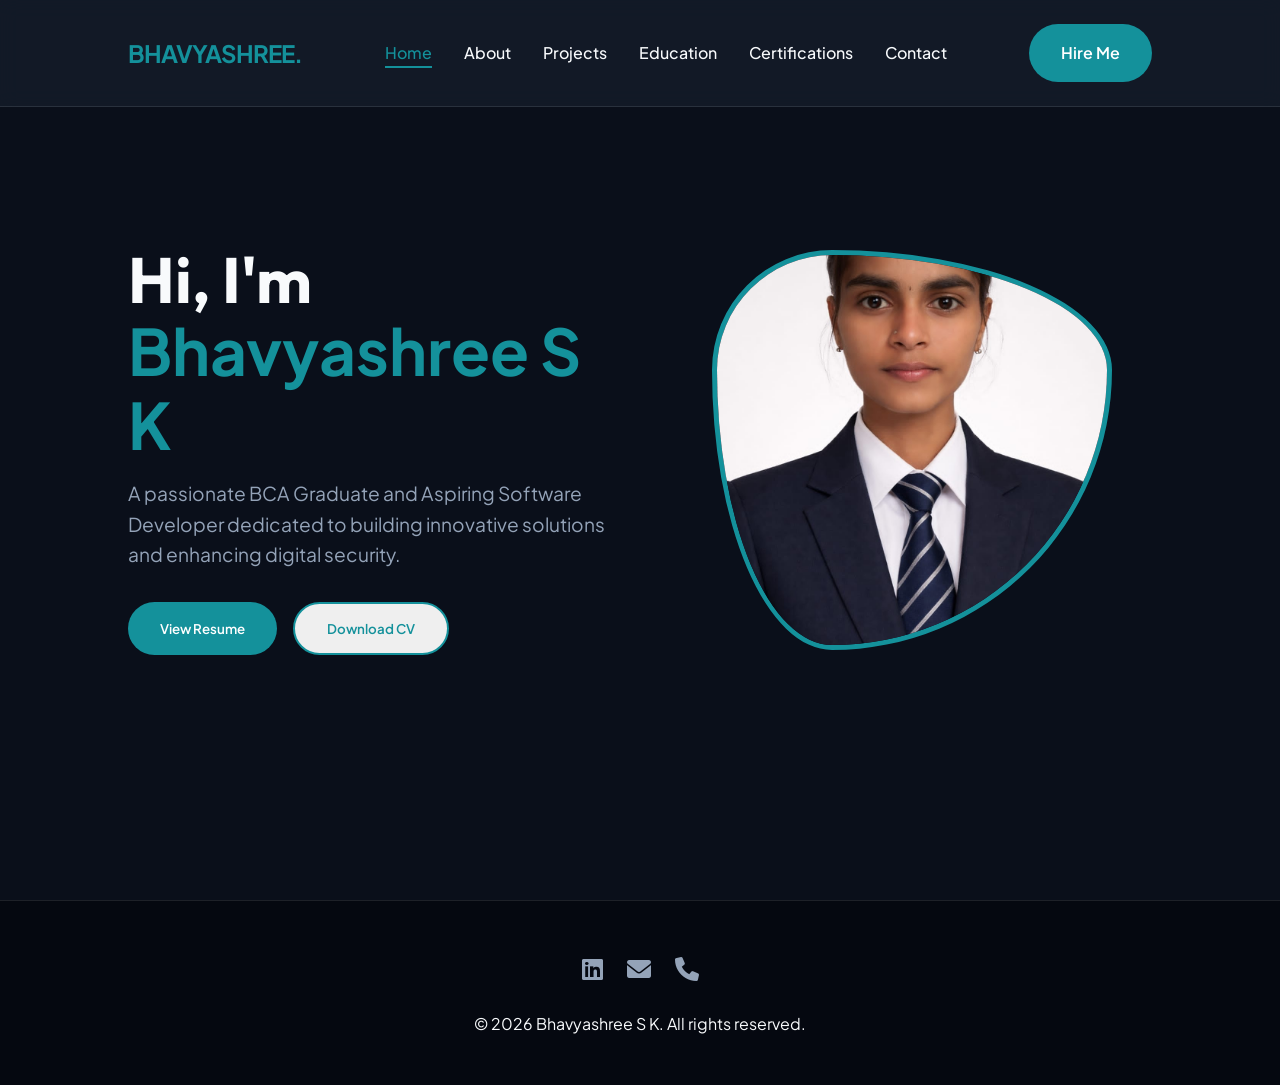
<file: index.html>
<!DOCTYPE html>
<html lang="en">
<head>
    <meta charset="UTF-8">
    <meta name="viewport" content="width=device-width, initial-scale=1.0">
    <title>Bhavyashree S K | Portfolio</title>
    <link rel="stylesheet" href="style.css">
    <link rel="stylesheet" href="https://cdnjs.cloudflare.com/ajax/libs/font-awesome/6.0.0/css/all.min.css">
</head>
<body>
    <nav>
        <a href="index.html" class="logo">BHAVYASHREE<span>.</span></a>
        <ul class="nav-links">
            <li><a href="index.html">Home</a></li>
            <li><a href="about.html">About</a></li>
            <li><a href="projects.html">Projects</a></li>
            <li><a href="education.html">Education</a></li>
            <li><a href="certifications.html">Certifications</a></li>
            <li><a href="contact.html">Contact</a></li>
        </ul>
        <a href="mailto:bhavyabhavya8105@gmail.com" class="btn btn-primary">Hire Me</a>
    </nav>

    <header class="hero">
        <div class="hero-content">
            <h1>Hi, I'm <span>Bhavyashree S K</span></h1>
            <p>A passionate BCA Graduate and Aspiring Software Developer dedicated to building innovative solutions and enhancing digital security.</p>
            <div class="btn-group">
                <button id="viewResume" class="btn btn-primary">View Resume</button>
                <button id="downloadResume" class="btn btn-outline">Download CV</button>
            </div>
        </div>
        <div class="hero-image">
            <div class="profile-img-container">
                <img src="bhavya.image.jpeg" alt="Bhavyashree S K">
            </div>
        </div>
    </header>

    <footer>
        <div class="social-links">
            <a href="https://linkedin.com/in/bhavyabhavya" target="_blank"><i class="fab fa-linkedin"></i></a>
            <a href="mailto:bhavyabhavya8105@gmail.com"><i class="fas fa-envelope"></i></a>
            <a href="tel:8105246106"><i class="fas fa-phone"></i></a>
        </div>
        <p>&copy; 2026 Bhavyashree S K. All rights reserved.</p>
    </footer>

    <script src="main.js"></script>
</body>
</html>
</file>
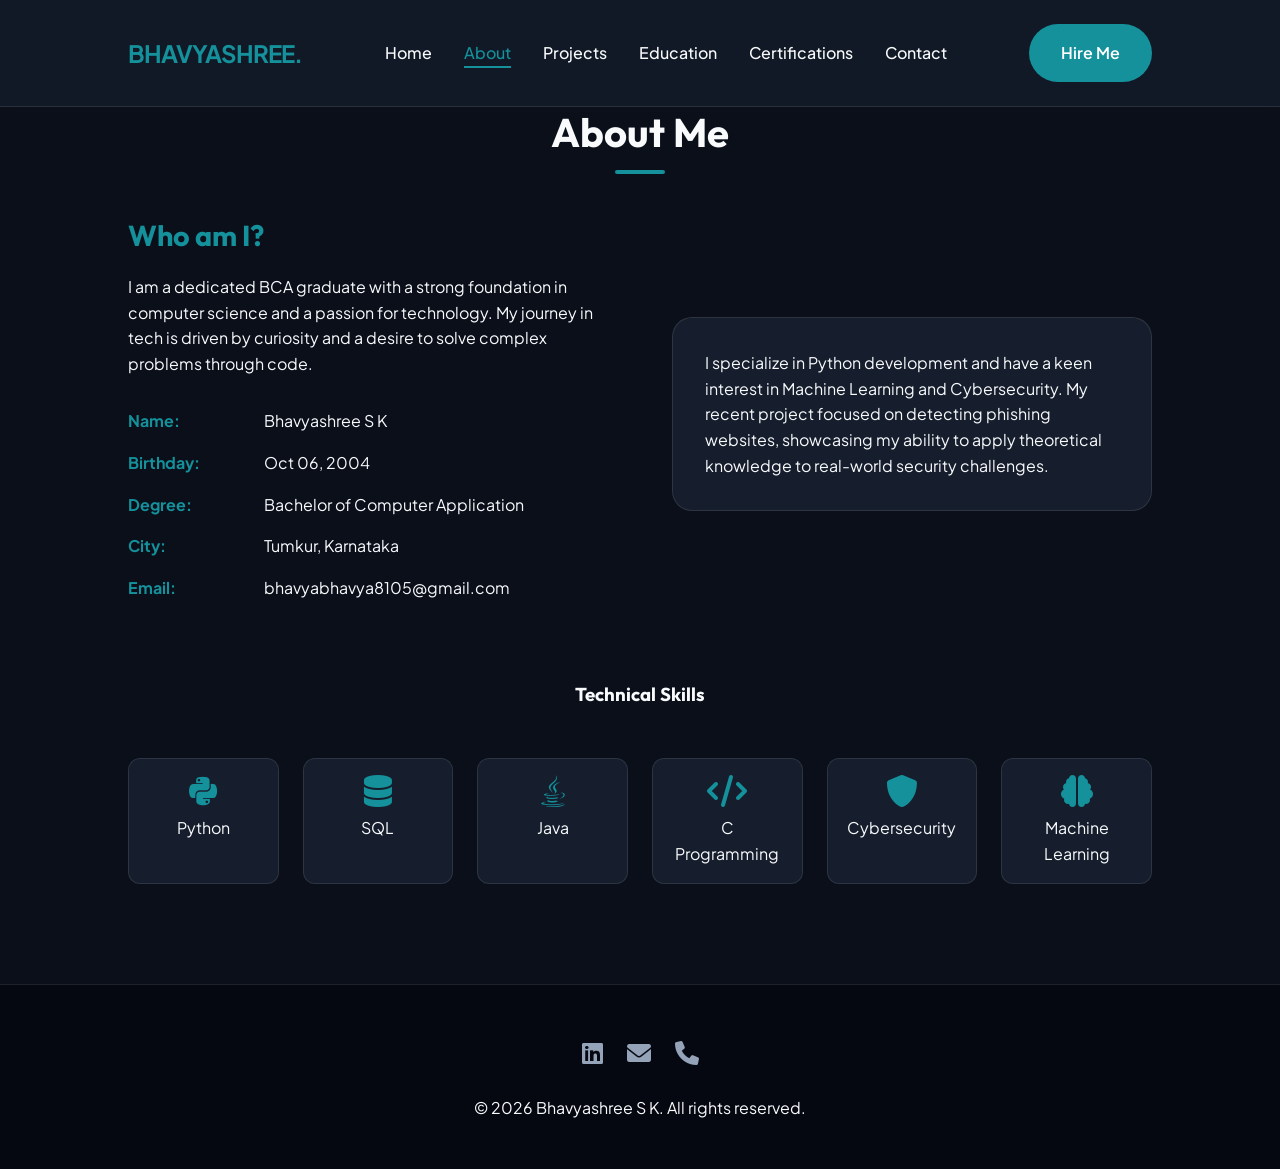
<file: about.html>
<!DOCTYPE html>
<html lang="en">
<head>
    <meta charset="UTF-8">
    <meta name="viewport" content="width=device-width, initial-scale=1.0">
    <title>About Me | Bhavyashree S K</title>
    <link rel="stylesheet" href="style.css">
    <link rel="stylesheet" href="https://cdnjs.cloudflare.com/ajax/libs/font-awesome/6.0.0/css/all.min.css">
    <style>
        .about-grid {
            display: grid;
            grid-template-columns: 1fr 1fr;
            gap: 4rem;
            align-items: center;
        }
        .about-info h3 {
            color: var(--primary);
            margin-bottom: 1rem;
            font-size: 1.8rem;
        }
        .details-list {
            list-style: none;
            margin-top: 2rem;
        }
        .details-list li {
            margin-bottom: 1rem;
            display: flex;
            gap: 1rem;
        }
        .details-list b {
            color: var(--primary);
            min-width: 120px;
        }
        .skills-grid {
            display: grid;
            grid-template-columns: repeat(auto-fit, minmax(150px, 1fr));
            gap: 1.5rem;
            margin-top: 3rem;
        }
        .skill-tag {
            background: var(--bg-card);
            padding: 1rem;
            border-radius: 12px;
            text-align: center;
            border: 1px solid var(--border);
            transition: var(--transition);
        }
        .skill-tag:hover {
            border-color: var(--primary);
            transform: translateY(-5px);
        }
        .skill-tag i {
            font-size: 2rem;
            color: var(--primary);
            margin-bottom: 0.5rem;
            display: block;
        }
    </style>
</head>
<body>
    <nav>
        <a href="index.html" class="logo">BHAVYASHREE<span>.</span></a>
        <ul class="nav-links">
            <li><a href="index.html">Home</a></li>
            <li><a href="about.html">About</a></li>
            <li><a href="projects.html">Projects</a></li>
            <li><a href="education.html">Education</a></li>
            <li><a href="certifications.html">Certifications</a></li>
            <li><a href="contact.html">Contact</a></li>
        </ul>
        <a href="mailto:bhavyabhavya8105@gmail.com" class="btn btn-primary">Hire Me</a>
    </nav>

    <section class="about">
        <h2 class="section-title">About Me</h2>
        <div class="about-grid">
            <div class="about-info">
                <h3>Who am I?</h3>
                <p>I am a dedicated BCA graduate with a strong foundation in computer science and a passion for technology. My journey in tech is driven by curiosity and a desire to solve complex problems through code.</p>
                <ul class="details-list">
                    <li><b>Name:</b> Bhavyashree S K</li>
                    <li><b>Birthday:</b> Oct 06, 2004</li>
                    <li><b>Degree:</b> Bachelor of Computer Application</li>
                    <li><b>City:</b> Tumkur, Karnataka</li>
                    <li><b>Email:</b> bhavyabhavya8105@gmail.com</li>
                </ul>
            </div>
            <div class="about-stats">
                <div class="card">
                    <p>I specialize in Python development and have a keen interest in Machine Learning and Cybersecurity. My recent project focused on detecting phishing websites, showcasing my ability to apply theoretical knowledge to real-world security challenges.</p>
                </div>
            </div>
        </div>

        <h3 style="margin-top: 4rem; text-align: center;">Technical Skills</h3>
        <div class="skills-grid">
            <div class="skill-tag">
                <i class="fab fa-python"></i>
                <span>Python</span>
            </div>
            <div class="skill-tag">
                <i class="fas fa-database"></i>
                <span>SQL</span>
            </div>
            <div class="skill-tag">
                <i class="fab fa-java"></i>
                <span>Java</span>
            </div>
            <div class="skill-tag">
                <i class="fas fa-code"></i>
                <span>C Programming</span>
            </div>
            <div class="skill-tag">
                <i class="fas fa-shield-alt"></i>
                <span>Cybersecurity</span>
            </div>
            <div class="skill-tag">
                <i class="fas fa-brain"></i>
                <span>Machine Learning</span>
            </div>
        </div>
    </section>

    <footer>
        <div class="social-links">
            <a href="https://linkedin.com/in/bhavyabhavya" target="_blank"><i class="fab fa-linkedin"></i></a>
            <a href="mailto:bhavyabhavya8105@gmail.com"><i class="fas fa-envelope"></i></a>
            <a href="tel:8105246106"><i class="fas fa-phone"></i></a>
        </div>
        <p>&copy; 2026 Bhavyashree S K. All rights reserved.</p>
    </footer>

    <script src="main.js"></script>
</body>
</html>
</file>
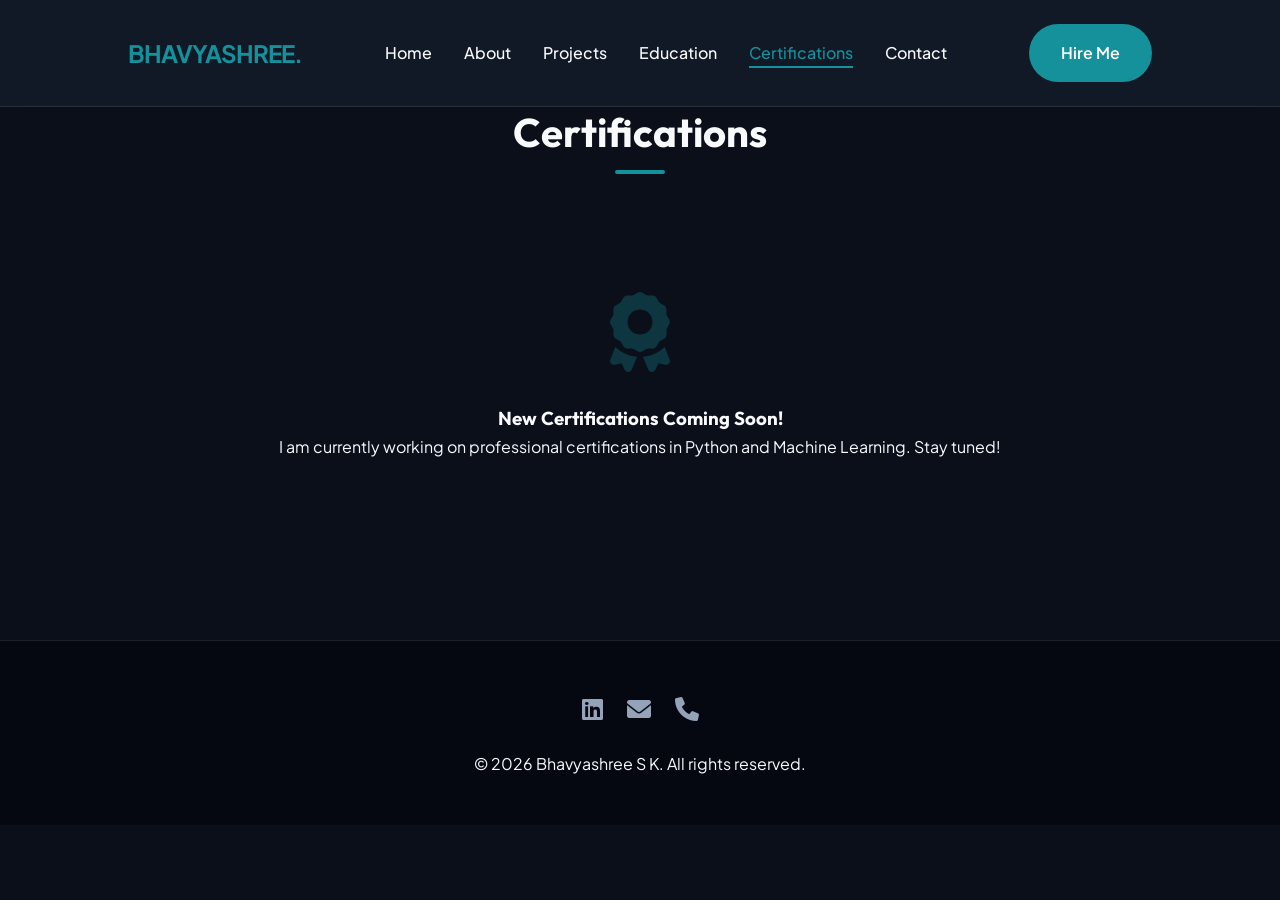
<file: certifications.html>
<!DOCTYPE html>
<html lang="en">
<head>
    <meta charset="UTF-8">
    <meta name="viewport" content="width=device-width, initial-scale=1.0">
    <title>Certifications | Bhavyashree S K</title>
    <link rel="stylesheet" href="style.css">
    <link rel="stylesheet" href="https://cdnjs.cloudflare.com/ajax/libs/font-awesome/6.0.0/css/all.min.css">
    <style>
        .cert-placeholder {
            text-align: center;
            padding: 5rem 0;
        }
        .cert-placeholder i {
            font-size: 5rem;
            color: var(--primary);
            margin-bottom: 2rem;
            opacity: 0.3;
        }
        .cert-grid {
            display: grid;
            grid-template-columns: repeat(auto-fit, minmax(300px, 1fr));
            gap: 2rem;
        }
    </style>
</head>
<body>
    <nav>
        <a href="index.html" class="logo">BHAVYASHREE<span>.</span></a>
        <ul class="nav-links">
            <li><a href="index.html">Home</a></li>
            <li><a href="about.html">About</a></li>
            <li><a href="projects.html">Projects</a></li>
            <li><a href="education.html">Education</a></li>
            <li><a href="certifications.html">Certifications</a></li>
            <li><a href="contact.html">Contact</a></li>
        </ul>
        <a href="mailto:bhavyabhavya8105@gmail.com" class="btn btn-primary">Hire Me</a>
    </nav>

    <section class="certifications">
        <h2 class="section-title">Certifications</h2>
        
        <div class="cert-placeholder">
            <i class="fas fa-award"></i>
            <h3>New Certifications Coming Soon!</h3>
            <p>I am currently working on professional certifications in Python and Machine Learning. Stay tuned!</p>
        </div>

        <!-- This grid will be populated when the user adds certificates -->
        <!-- <div class="cert-grid">
            <div class="card">
                <h3>Certificate Name</h3>
                <p>Issuing Organization</p>
                <button class="btn btn-outline" style="margin-top: 1rem;">View Certificate</button>
            </div>
        </div> -->
    </section>

    <footer>
        <div class="social-links">
            <a href="https://linkedin.com/in/bhavyabhavya" target="_blank"><i class="fab fa-linkedin"></i></a>
            <a href="mailto:bhavyabhavya8105@gmail.com"><i class="fas fa-envelope"></i></a>
            <a href="tel:8105246106"><i class="fas fa-phone"></i></a>
        </div>
        <p>&copy; 2026 Bhavyashree S K. All rights reserved.</p>
    </footer>

    <script src="main.js"></script>
</body>
</html>
</file>
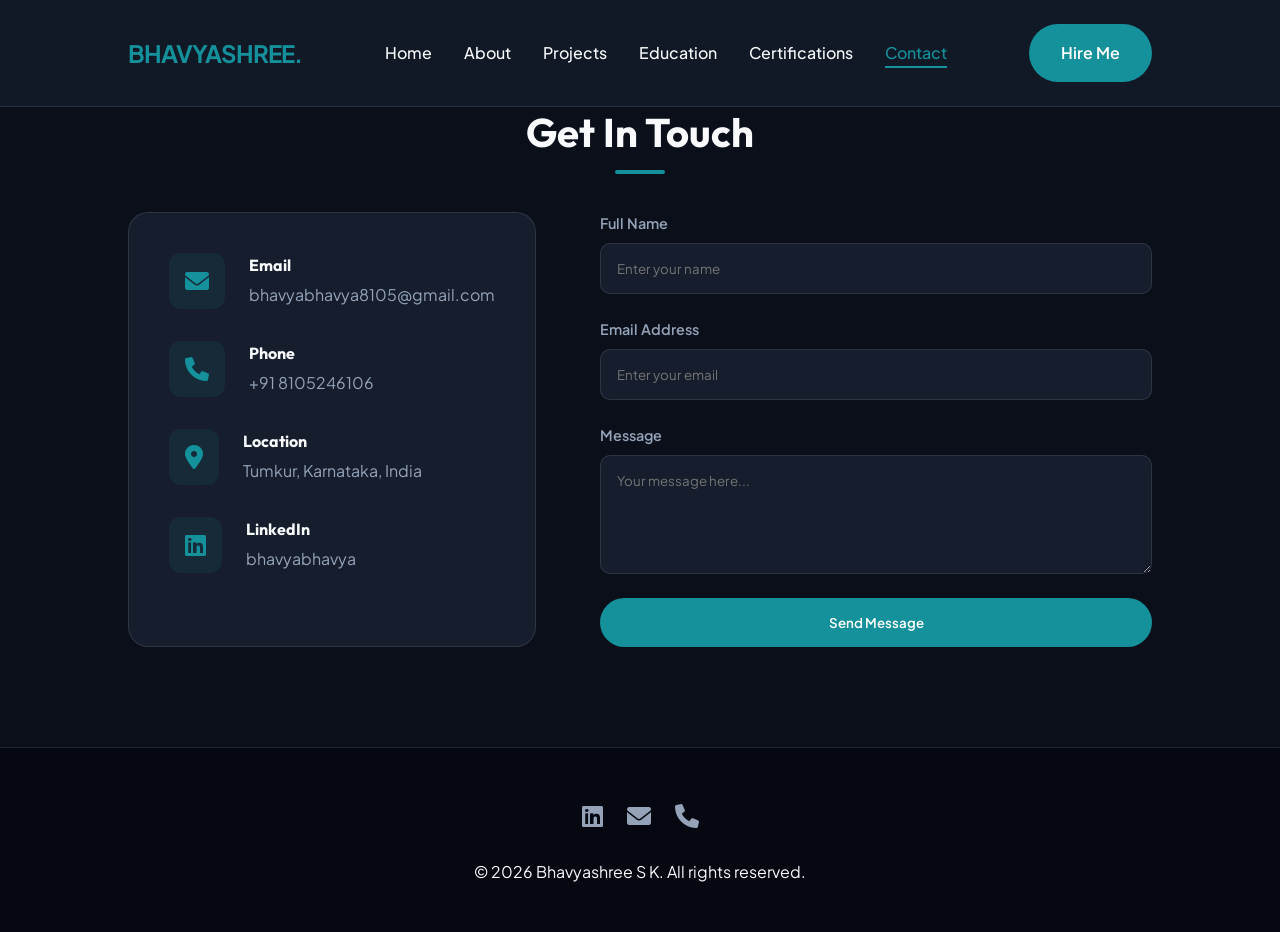
<file: contact.html>
<!DOCTYPE html>
<html lang="en">
<head>
    <meta charset="UTF-8">
    <meta name="viewport" content="width=device-width, initial-scale=1.0">
    <title>Contact Me | Bhavyashree S K</title>
    <link rel="stylesheet" href="style.css">
    <link rel="stylesheet" href="https://cdnjs.cloudflare.com/ajax/libs/font-awesome/6.0.0/css/all.min.css">
    <style>
        .contact-container {
            display: grid;
            grid-template-columns: 1fr 1.5fr;
            gap: 4rem;
            margin-top: 2rem;
        }
        .contact-info-card {
            background: var(--bg-card);
            padding: 2.5rem;
            border-radius: 20px;
            border: 1px solid var(--border);
        }
        .info-item {
            display: flex;
            align-items: flex-start;
            gap: 1.5rem;
            margin-bottom: 2rem;
        }
        .info-item i {
            font-size: 1.5rem;
            color: var(--primary);
            background: rgba(20, 145, 155, 0.1);
            padding: 1rem;
            border-radius: 12px;
        }
        .info-item h4 {
            margin-bottom: 0.2rem;
        }
        .info-item p {
            color: var(--text-muted);
        }
        .contact-form {
            display: flex;
            flex-direction: column;
            gap: 1.5rem;
        }
        .form-group {
            display: flex;
            flex-direction: column;
            gap: 0.5rem;
        }
        .form-group label {
            font-weight: 600;
            font-size: 0.9rem;
            color: var(--text-muted);
        }
        .form-group input, .form-group textarea {
            background: var(--bg-card);
            border: 1px solid var(--border);
            padding: 1rem;
            border-radius: 10px;
            color: var(--text-main);
            outline: none;
            transition: var(--transition);
        }
        .form-group input:focus, .form-group textarea:focus {
            border-color: var(--primary);
            box-shadow: 0 0 10px rgba(20, 145, 155, 0.2);
        }
        @media (max-width: 992px) {
            .contact-container {
                grid-template-columns: 1fr;
            }
        }
    </style>
</head>
<body>
    <nav>
        <a href="index.html" class="logo">BHAVYASHREE<span>.</span></a>
        <ul class="nav-links">
            <li><a href="index.html">Home</a></li>
            <li><a href="about.html">About</a></li>
            <li><a href="projects.html">Projects</a></li>
            <li><a href="education.html">Education</a></li>
            <li><a href="certifications.html">Certifications</a></li>
            <li><a href="contact.html">Contact</a></li>
        </ul>
        <a href="mailto:bhavyabhavya8105@gmail.com" class="btn btn-primary">Hire Me</a>
    </nav>

    <section class="contact">
        <h2 class="section-title">Get In Touch</h2>
        <div class="contact-container">
            <div class="contact-info-card">
                <div class="info-item">
                    <i class="fas fa-envelope"></i>
                    <div>
                        <h4>Email</h4>
                        <p>bhavyabhavya8105@gmail.com</p>
                    </div>
                </div>
                <div class="info-item">
                    <i class="fas fa-phone"></i>
                    <div>
                        <h4>Phone</h4>
                        <p>+91 8105246106</p>
                    </div>
                </div>
                <div class="info-item">
                    <i class="fas fa-map-marker-alt"></i>
                    <div>
                        <h4>Location</h4>
                        <p>Tumkur, Karnataka, India</p>
                    </div>
                </div>
                <div class="info-item">
                    <i class="fab fa-linkedin"></i>
                    <div>
                        <h4>LinkedIn</h4>
                        <p>bhavyabhavya</p>
                    </div>
                </div>
            </div>

            <form class="contact-form" action="mailto:bhavyabhavya8105@gmail.com" method="post" enctype="text/plain">
                <div class="form-group">
                    <label>Full Name</label>
                    <input type="text" name="name" placeholder="Enter your name" required>
                </div>
                <div class="form-group">
                    <label>Email Address</label>
                    <input type="email" name="email" placeholder="Enter your email" required>
                </div>
                <div class="form-group">
                    <label>Message</label>
                    <textarea name="message" rows="5" placeholder="Your message here..." required></textarea>
                </div>
                <button type="submit" class="btn btn-primary">Send Message</button>
            </form>
        </div>
    </section>

    <footer>
        <div class="social-links">
            <a href="https://linkedin.com/in/bhavyabhavya" target="_blank"><i class="fab fa-linkedin"></i></a>
            <a href="mailto:bhavyabhavya8105@gmail.com"><i class="fas fa-envelope"></i></a>
            <a href="tel:8105246106"><i class="fas fa-phone"></i></a>
        </div>
        <p>&copy; 2026 Bhavyashree S K. All rights reserved.</p>
    </footer>

    <script src="main.js"></script>
</body>
</html>
</file>
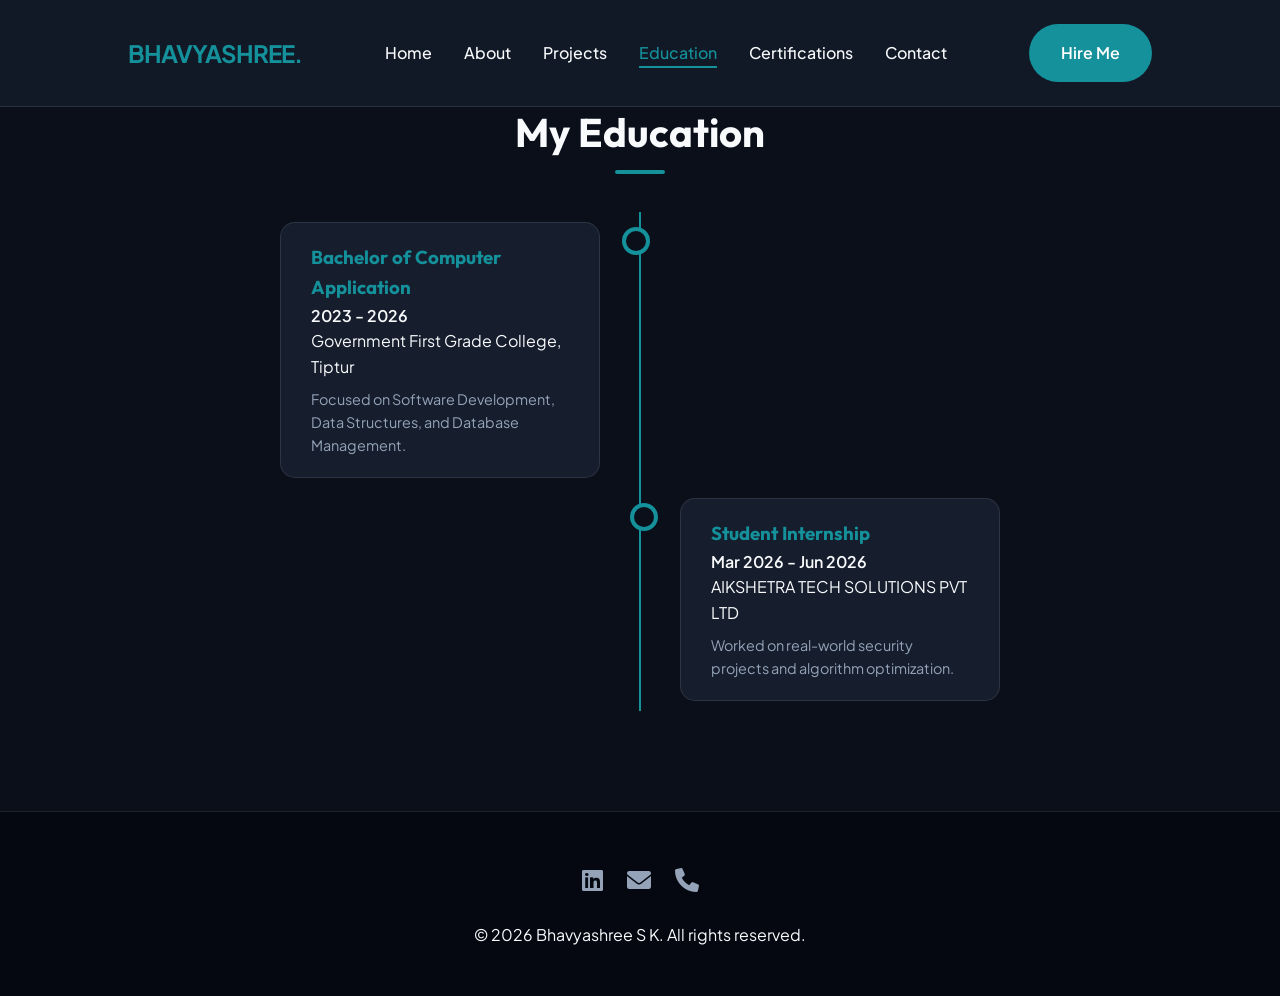
<file: education.html>
<!DOCTYPE html>
<html lang="en">
<head>
    <meta charset="UTF-8">
    <meta name="viewport" content="width=device-width, initial-scale=1.0">
    <title>Education | Bhavyashree S K</title>
    <link rel="stylesheet" href="style.css">
    <link rel="stylesheet" href="https://cdnjs.cloudflare.com/ajax/libs/font-awesome/6.0.0/css/all.min.css">
    <style>
        .timeline {
            position: relative;
            max-width: 800px;
            margin: 0 auto;
        }
        .timeline::after {
            content: '';
            position: absolute;
            width: 2px;
            background: var(--primary);
            top: 0;
            bottom: 0;
            left: 50%;
            margin-left: -1px;
        }
        .timeline-item {
            padding: 10px 40px;
            position: relative;
            background-color: inherit;
            width: 50%;
        }
        .timeline-item::after {
            content: '';
            position: absolute;
            width: 20px;
            height: 20px;
            right: -10px;
            background-color: var(--bg-main);
            border: 4px solid var(--primary);
            top: 15px;
            border-radius: 50%;
            z-index: 1;
        }
        .left { left: 0; }
        .right { left: 50%; }
        .right::after { left: -10px; }
        .timeline-content {
            padding: 20px 30px;
            background-color: var(--bg-card);
            position: relative;
            border-radius: 15px;
            border: 1px solid var(--border);
        }
        @media screen and (max-width: 600px) {
            .timeline::after { left: 31px; }
            .timeline-item { width: 100%; padding-left: 70px; padding-right: 25px; }
            .timeline-item::after { left: 21px; }
            .right { left: 0%; }
        }
    </style>
</head>
<body>
    <nav>
        <a href="index.html" class="logo">BHAVYASHREE<span>.</span></a>
        <ul class="nav-links">
            <li><a href="index.html">Home</a></li>
            <li><a href="about.html">About</a></li>
            <li><a href="projects.html">Projects</a></li>
            <li><a href="education.html">Education</a></li>
            <li><a href="certifications.html">Certifications</a></li>
            <li><a href="contact.html">Contact</a></li>
        </ul>
        <a href="mailto:bhavyabhavya8105@gmail.com" class="btn btn-primary">Hire Me</a>
    </nav>

    <section class="education">
        <h2 class="section-title">My Education</h2>
        <div class="timeline">
            <div class="timeline-item left">
                <div class="timeline-content">
                    <h3 style="color: var(--primary);">Bachelor of Computer Application</h3>
                    <p style="font-weight: 600;">2023 - 2026</p>
                    <p>Government First Grade College, Tiptur</p>
                    <p style="font-size: 0.9rem; color: var(--text-muted); margin-top: 0.5rem;">Focused on Software Development, Data Structures, and Database Management.</p>
                </div>
            </div>
            <div class="timeline-item right">
                <div class="timeline-content">
                    <h3 style="color: var(--primary);">Student Internship</h3>
                    <p style="font-weight: 600;">Mar 2026 - Jun 2026</p>
                    <p>AIKSHETRA TECH SOLUTIONS PVT LTD</p>
                    <p style="font-size: 0.9rem; color: var(--text-muted); margin-top: 0.5rem;">Worked on real-world security projects and algorithm optimization.</p>
                </div>
            </div>
        </div>
    </section>

    <footer>
        <div class="social-links">
            <a href="https://linkedin.com/in/bhavyabhavya" target="_blank"><i class="fab fa-linkedin"></i></a>
            <a href="mailto:bhavyabhavya8105@gmail.com"><i class="fas fa-envelope"></i></a>
            <a href="tel:8105246106"><i class="fas fa-phone"></i></a>
        </div>
        <p>&copy; 2026 Bhavyashree S K. All rights reserved.</p>
    </footer>

    <script src="main.js"></script>
</body>
</html>
</file>
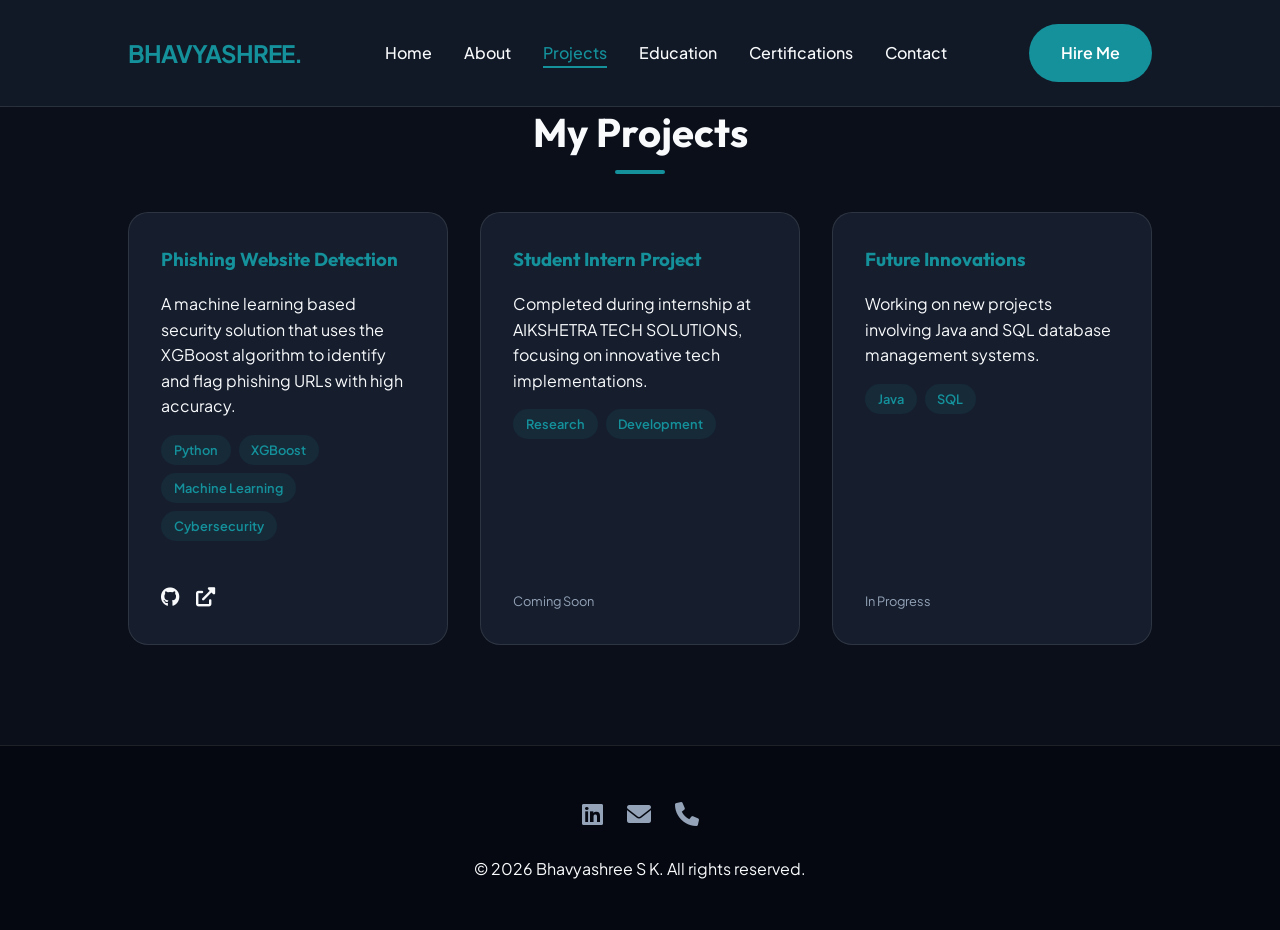
<file: projects.html>
<!DOCTYPE html>
<html lang="en">
<head>
    <meta charset="UTF-8">
    <meta name="viewport" content="width=device-width, initial-scale=1.0">
    <title>Projects | Bhavyashree S K</title>
    <link rel="stylesheet" href="style.css">
    <link rel="stylesheet" href="https://cdnjs.cloudflare.com/ajax/libs/font-awesome/6.0.0/css/all.min.css">
    <style>
        .project-card {
            display: flex;
            flex-direction: column;
            justify-content: space-between;
        }
        .project-tags {
            display: flex;
            gap: 0.5rem;
            margin: 1rem 0;
            flex-wrap: wrap;
        }
        .tag {
            background: rgba(20, 145, 155, 0.1);
            color: var(--primary);
            padding: 0.3rem 0.8rem;
            border-radius: 20px;
            font-size: 0.8rem;
            font-weight: 600;
        }
        .project-links {
            margin-top: 1.5rem;
            display: flex;
            gap: 1rem;
        }
        .project-links a {
            color: var(--text-main);
            font-size: 1.2rem;
            transition: var(--transition);
        }
        .project-links a:hover {
            color: var(--primary);
        }
    </style>
</head>
<body>
    <nav>
        <a href="index.html" class="logo">BHAVYASHREE<span>.</span></a>
        <ul class="nav-links">
            <li><a href="index.html">Home</a></li>
            <li><a href="about.html">About</a></li>
            <li><a href="projects.html">Projects</a></li>
            <li><a href="education.html">Education</a></li>
            <li><a href="certifications.html">Certifications</a></li>
            <li><a href="contact.html">Contact</a></li>
        </ul>
        <a href="mailto:bhavyabhavya8105@gmail.com" class="btn btn-primary">Hire Me</a>
    </nav>

    <section class="projects">
        <h2 class="section-title">My Projects</h2>
        <div class="grid-3">
            <!-- Main Project -->
            <div class="card project-card">
                <div>
                    <h3 style="color: var(--primary); margin-bottom: 1rem;">Phishing Website Detection</h3>
                    <p>A machine learning based security solution that uses the XGBoost algorithm to identify and flag phishing URLs with high accuracy.</p>
                    <div class="project-tags">
                        <span class="tag">Python</span>
                        <span class="tag">XGBoost</span>
                        <span class="tag">Machine Learning</span>
                        <span class="tag">Cybersecurity</span>
                    </div>
                </div>
                <div class="project-links">
                    <a href="#"><i class="fab fa-github"></i></a>
                    <a href="#"><i class="fas fa-external-link-alt"></i></a>
                </div>
            </div>

            <!-- Placeholder Project 1 -->
            <div class="card project-card" style="opacity: 0.7;">
                <div>
                    <h3 style="color: var(--primary); margin-bottom: 1rem;">Student Intern Project</h3>
                    <p>Completed during internship at AIKSHETRA TECH SOLUTIONS, focusing on innovative tech implementations.</p>
                    <div class="project-tags">
                        <span class="tag">Research</span>
                        <span class="tag">Development</span>
                    </div>
                </div>
                <div class="project-links">
                    <span style="font-size: 0.8rem; color: var(--text-muted);">Coming Soon</span>
                </div>
            </div>

            <!-- Placeholder Project 2 -->
            <div class="card project-card" style="opacity: 0.7;">
                <div>
                    <h3 style="color: var(--primary); margin-bottom: 1rem;">Future Innovations</h3>
                    <p>Working on new projects involving Java and SQL database management systems.</p>
                    <div class="project-tags">
                        <span class="tag">Java</span>
                        <span class="tag">SQL</span>
                    </div>
                </div>
                <div class="project-links">
                    <span style="font-size: 0.8rem; color: var(--text-muted);">In Progress</span>
                </div>
            </div>
        </div>
    </section>

    <footer>
        <div class="social-links">
            <a href="https://linkedin.com/in/bhavyabhavya" target="_blank"><i class="fab fa-linkedin"></i></a>
            <a href="mailto:bhavyabhavya8105@gmail.com"><i class="fas fa-envelope"></i></a>
            <a href="tel:8105246106"><i class="fas fa-phone"></i></a>
        </div>
        <p>&copy; 2026 Bhavyashree S K. All rights reserved.</p>
    </footer>

    <script src="main.js"></script>
</body>
</html>
</file>
<file: style.css>
@import url('https://fonts.googleapis.com/css2?family=Outfit:wght@300;400;600;700&family=Plus+Jakarta+Sans:wght@300;400;500;600;700&display=swap');

:root {
    --primary: #14919b;
    --primary-light: #26c1cf;
    --primary-dark: #0e7a83;
    --secondary: #64748b;
    --bg-main: #0a0f1a;
    --bg-card: #161e2d;
    --text-main: #f8fafc;
    --text-muted: #94a3b8;
    --glass: rgba(22, 30, 45, 0.7);
    --border: rgba(255, 255, 255, 0.1);
    --shadow: 0 10px 30px -10px rgba(0, 0, 0, 0.5);
    --transition: all 0.3s cubic-bezier(0.4, 0, 0.2, 1);
}

* {
    margin: 0;
    padding: 0;
    box-sizing: border-box;
    font-family: 'Plus Jakarta Sans', sans-serif;
}

body {
    background-color: var(--bg-main);
    color: var(--text-main);
    line-height: 1.6;
    overflow-x: hidden;
}

/* Typography */
h1, h2, h3, h4 {
    font-family: 'Outfit', sans-serif;
    font-weight: 700;
}

/* Scrollbar */
::-webkit-scrollbar {
    width: 8px;
}
::-webkit-scrollbar-track {
    background: var(--bg-main);
}
::-webkit-scrollbar-thumb {
    background: var(--primary-dark);
    border-radius: 10px;
}
::-webkit-scrollbar-thumb:hover {
    background: var(--primary);
}

/* Animations */
@keyframes fadeIn {
    from { opacity: 0; transform: translateY(20px); }
    to { opacity: 1; transform: translateY(0); }
}

@keyframes slideInRight {
    from { opacity: 0; transform: translateX(50px); }
    to { opacity: 1; transform: translateX(0); }
}

@keyframes pulse {
    0% { transform: scale(1); box-shadow: 0 0 0 0 rgba(20, 145, 155, 0.4); }
    70% { transform: scale(1.05); box-shadow: 0 0 0 10px rgba(20, 145, 155, 0); }
    100% { transform: scale(1); box-shadow: 0 0 0 0 rgba(20, 145, 155, 0); }
}

.fade-in {
    animation: fadeIn 0.8s ease-out forwards;
}

/* Navigation */
nav {
    position: fixed;
    top: 0;
    width: 100%;
    padding: 1.5rem 10%;
    background: var(--glass);
    backdrop-filter: blur(10px);
    display: flex;
    justify-content: space-between;
    align-items: center;
    z-index: 1000;
    border-bottom: 1px solid var(--border);
}

.logo {
    font-size: 1.5rem;
    font-weight: 700;
    color: var(--primary);
    text-decoration: none;
    letter-spacing: -1px;
}

.nav-links {
    display: flex;
    gap: 2rem;
    list-style: none;
}

.nav-links a {
    text-decoration: none;
    color: var(--text-main);
    font-weight: 500;
    transition: var(--transition);
    position: relative;
}

.nav-links a:hover {
    color: var(--primary);
}

.nav-links a::after {
    content: '';
    position: absolute;
    bottom: -5px;
    left: 0;
    width: 0;
    height: 2px;
    background: var(--primary);
    transition: var(--transition);
}

.nav-links a:hover::after {
    width: 100%;
}

.nav-links a.active {
    color: var(--primary);
}

.nav-links a.active::after {
    width: 100%;
}

/* Hero Section */
.hero {
    min-height: 100vh;
    display: flex;
    align-items: center;
    padding: 0 10%;
    gap: 4rem;
}

.hero-content {
    flex: 1;
}

.hero-content h1 {
    font-size: 4rem;
    margin-bottom: 1rem;
    line-height: 1.1;
}

.hero-content h1 span {
    color: var(--primary);
}

.hero-content p {
    font-size: 1.2rem;
    color: var(--text-muted);
    margin-bottom: 2rem;
    max-width: 600px;
}

.hero-image {
    flex: 1;
    display: flex;
    justify-content: center;
    position: relative;
}

.profile-img-container {
    width: 400px;
    height: 400px;
    border-radius: 30% 70% 70% 30% / 30% 30% 70% 70%;
    overflow: hidden;
    border: 5px solid var(--primary);
    animation: morph 8s ease-in-out infinite;
    background: var(--primary-dark);
}

@keyframes morph {
    0% { border-radius: 30% 70% 70% 30% / 30% 30% 70% 70%; }
    50% { border-radius: 50% 50% 33% 67% / 55% 27% 73% 45%; }
    100% { border-radius: 30% 70% 70% 30% / 30% 30% 70% 70%; }
}

.profile-img-container img {
    width: 100%;
    height: 100%;
    object-fit: cover;
}

/* Buttons */
.btn {
    display: inline-block;
    padding: 1rem 2rem;
    border-radius: 50px;
    text-decoration: none;
    font-weight: 600;
    transition: var(--transition);
    cursor: pointer;
    border: none;
}

.btn-primary {
    background: var(--primary);
    color: white;
}

.btn-primary:hover {
    background: var(--primary-dark);
    transform: translateY(-3px);
    box-shadow: 0 10px 20px rgba(20, 145, 155, 0.3);
}

.btn-outline {
    border: 2px solid var(--primary);
    color: var(--primary);
}

.btn-outline:hover {
    background: var(--primary);
    color: white;
    transform: translateY(-3px);
}

.btn-group {
    display: flex;
    gap: 1rem;
}

/* Sections */
section {
    padding: 100px 10%;
}

.section-title {
    font-size: 2.5rem;
    margin-bottom: 3rem;
    text-align: center;
    position: relative;
}

.section-title::after {
    content: '';
    position: absolute;
    bottom: -10px;
    left: 50%;
    transform: translateX(-50%);
    width: 50px;
    height: 4px;
    background: var(--primary);
    border-radius: 2px;
}

/* Cards */
.card {
    background: var(--bg-card);
    border-radius: 20px;
    padding: 2rem;
    border: 1px solid var(--border);
    transition: var(--transition);
    height: 100%;
}

.card:hover {
    transform: translateY(-10px);
    border-color: var(--primary);
    box-shadow: var(--shadow);
}

/* Grid Layouts */
.grid-3 {
    display: grid;
    grid-template-columns: repeat(auto-fit, minmax(300px, 1fr));
    gap: 2rem;
}

/* Footer */
footer {
    padding: 3rem 10%;
    background: #050810;
    text-align: center;
    border-top: 1px solid var(--border);
}

.social-links {
    display: flex;
    justify-content: center;
    gap: 1.5rem;
    margin-bottom: 1.5rem;
}

.social-links a {
    color: var(--text-muted);
    font-size: 1.5rem;
    transition: var(--transition);
}

.social-links a:hover {
    color: var(--primary);
}

/* Responsive */
@media (max-width: 992px) {
    .hero {
        flex-direction: column-reverse;
        padding-top: 150px;
        text-align: center;
    }
    .hero-content h1 {
        font-size: 3rem;
    }
    .profile-img-container {
        width: 300px;
        height: 300px;
    }
    .btn-group {
        justify-content: center;
    }
}

@media (max-width: 768px) {
    .nav-links {
        display: none; /* Add mobile menu later if needed */
    }
}
</file>
